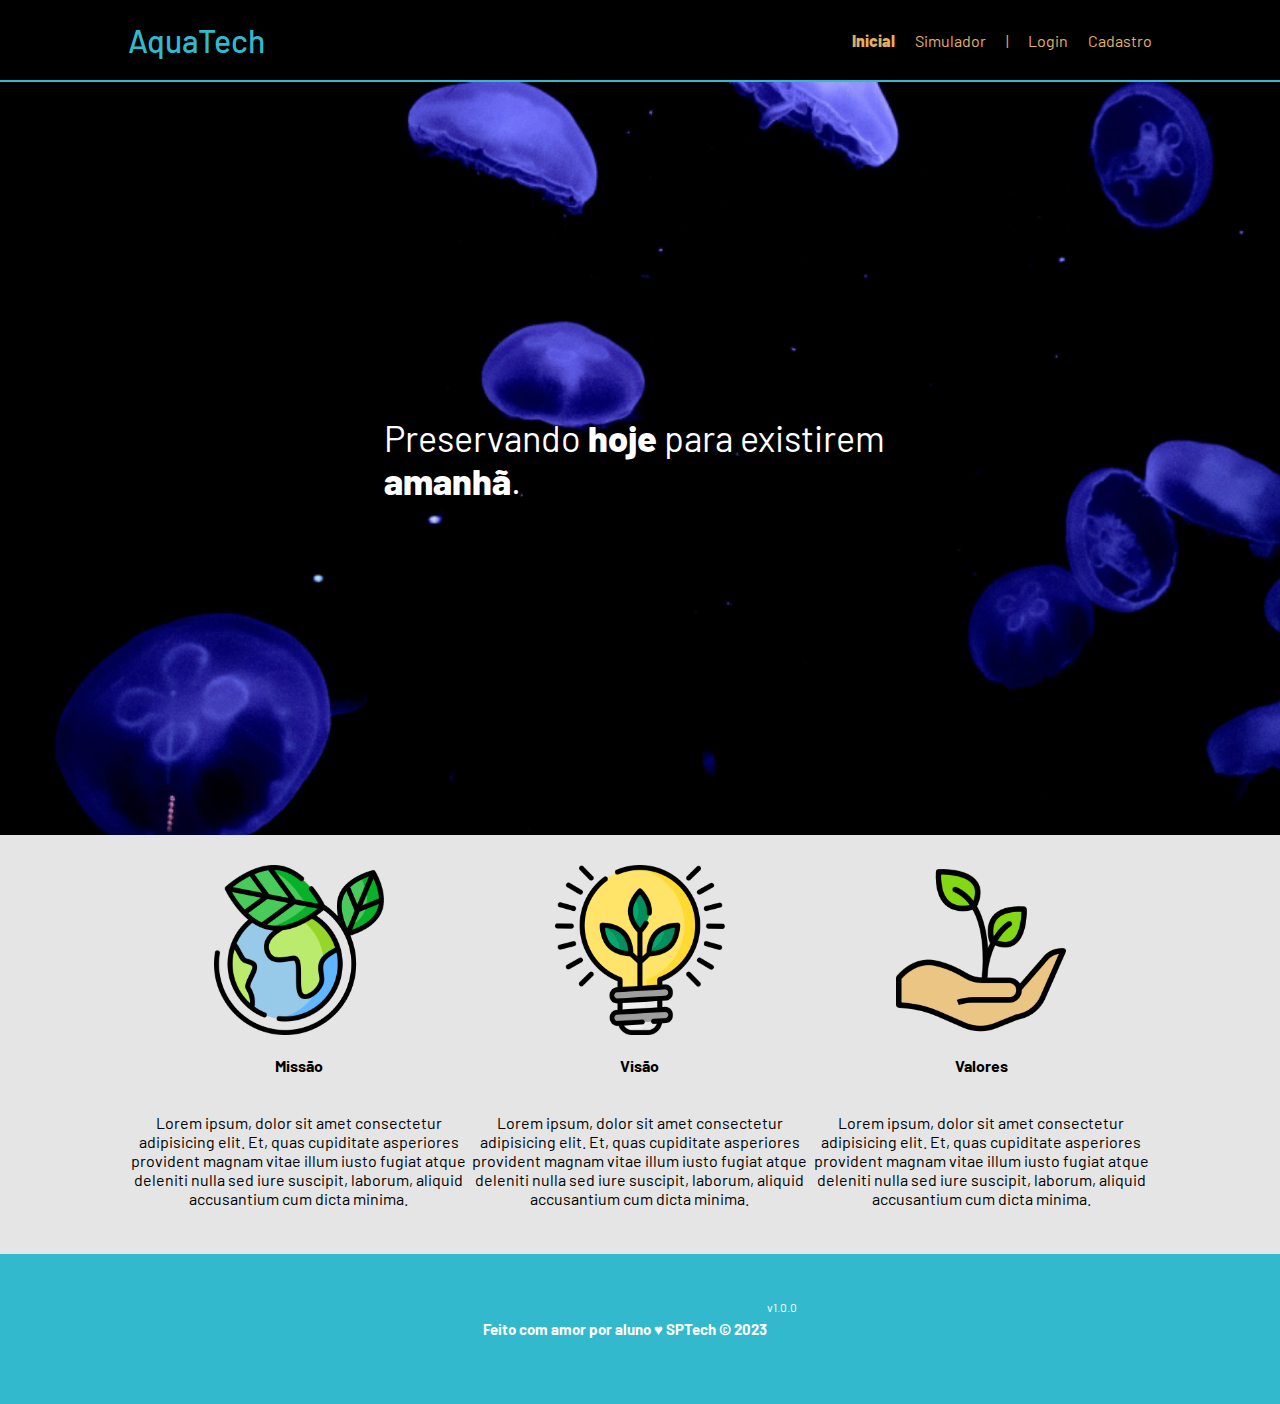
<file: public/index.html>
<!DOCTYPE html>
<html lang="en">

<head>
    <meta charset="UTF-8">
    <meta http-equiv="X-UA-Compatible" content="IE=edge">
    <meta name="viewport" content="width=device-width, initial-scale=1.0">

    <title>AquaTech | Página Inicial</title>

    <script src="./js/sessao.js"></script>

    <link rel="stylesheet" href="./css/estilo.css">
    <link rel="icon" href="./assets/icon/favicon2.ico">
    <link rel="preconnect" href="https://fonts.gstatic.com">
</head>

<body>
    <div class="header">
      <div class="container">
        <h1 class="titulo">AquaTech</h1>
        <ul class="navbar">
          <li class="agora">
            <a href="#">Inicial</a>
          </li>
          <li>
            <a href="simulador.html">Simulador</a>
          </li>
          <li>|</li>
          <li>
            <a href="login.html">Login</a>
          </li>
          <li>
            <a href="cadastro.html">Cadastro</a>
          </li>
        </ul>
      </div>
    </div>
  
    <div class="banner">
      <div class="container">
        <p>Preservando <span>hoje</span> para existirem <span>amanhã</span>.</p>
      </div>
    </div>
  
    <div class="social">
      <div class="container">
        <div class="boxes">
          <div class="box">
            <img src="assets/imgs/planet-earth_color.png">
            <h4>Missão</h4>
            <p>Lorem ipsum, dolor sit amet consectetur adipisicing elit. Et, quas cupiditate asperiores provident magnam
              vitae illum iusto fugiat atque deleniti nulla sed iure suscipit, laborum, aliquid accusantium cum dicta
              minima.</p>
          </div>
          <div class="box">
            <img src="assets/imgs/lightbulb_color.png">
            <h4>Visão</h4>
            <p>Lorem ipsum, dolor sit amet consectetur adipisicing elit. Et, quas cupiditate asperiores provident magnam
              vitae illum iusto fugiat atque deleniti nulla sed iure suscipit, laborum, aliquid accusantium cum dicta
              minima.</p>
          </div>
          <div class="box">
            <img src="assets/imgs/growth_color.png">
            <h4>Valores</h4>
            <p>Lorem ipsum, dolor sit amet consectetur adipisicing elit. Et, quas cupiditate asperiores provident magnam
              vitae illum iusto fugiat atque deleniti nulla sed iure suscipit, laborum, aliquid accusantium cum dicta
              minima.</p>
          </div>
        </div>
      </div>
    </div>
  
    <div class="footer">
      <div class="container">
        <h4>Feito com amor por aluno &hearts; SPTech &copy; 2023</h4>
        <span class="version">v1.0.0</span>
      </div>
    </div>
  </body>

</html>
</file>
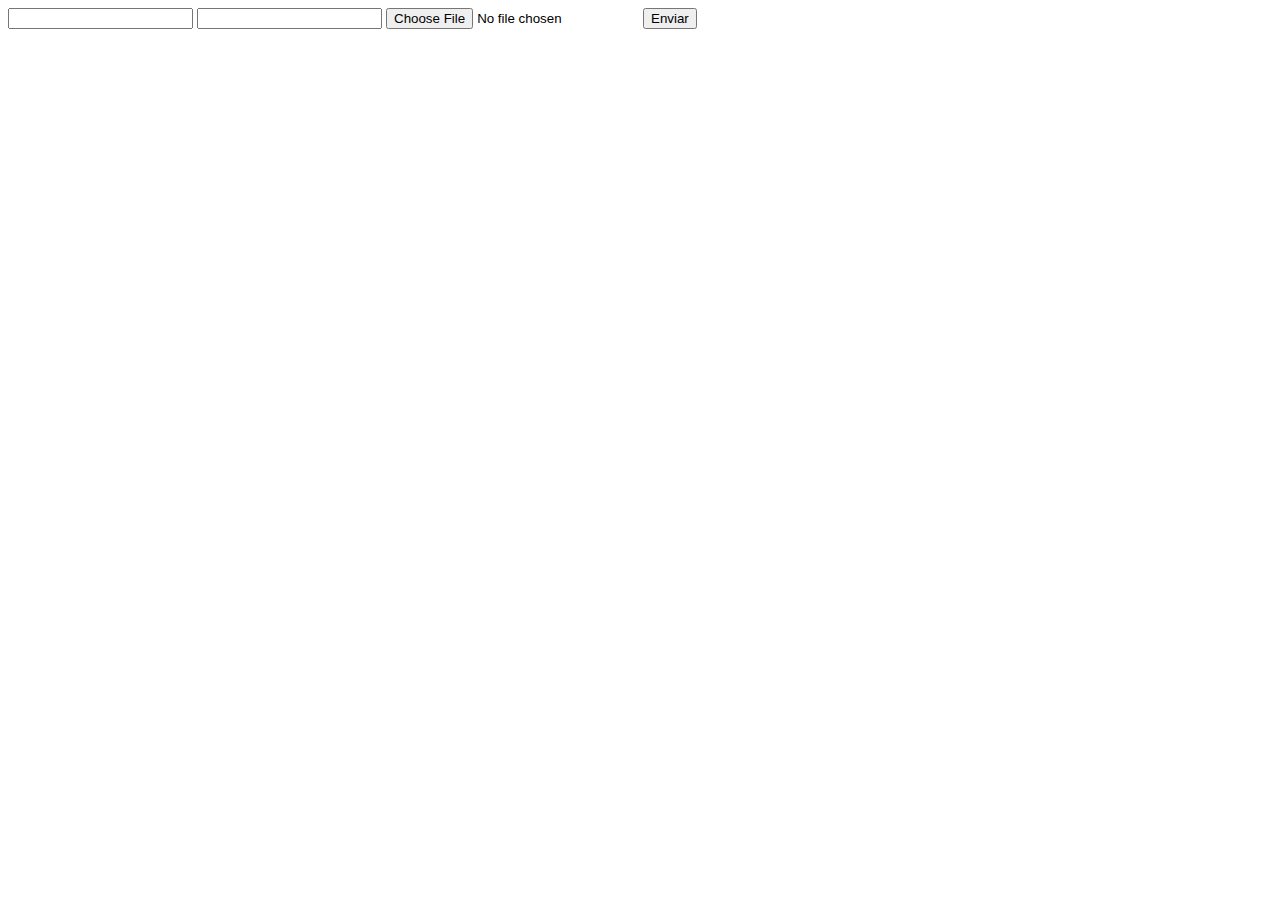
<file: DOCUMENTOS_DE_APOIO/exemplo_de_upload_de_arquivo/public/index.html>
<!DOCTYPE html>
<html lang="en">

<head>
  <meta charset="UTF-8">
  <meta http-equiv="X-UA-Compatible" content="IE=edge">
  <meta name="viewport" content="width=device-width, initial-scale=1.0">
  <title>Upload</title>
</head>

<body>

  <div>
    <input name="nome" id="nome" type="text" />
    <input name="email" id="email" type="url" />
    <input name="foto" id="foto" type="file" />
    <button onclick="enviar()">Enviar</button>
  </div>

  <div id="container"></div>
</body>

</html>

<script>
  function enviar() {
    const formData = new FormData();
    formData.append('foto', foto.files[0])
    formData.append('nome', nome.value)
    formData.append('email', email.value)

    fetch("/usuarios/cadastro", {
      method: "POST",
      body: formData
    })
      .then(res => {
        window.location = "./perfil.html"
      })
      .catch(err => {
        console.log(err);
      })
  }
</script>
</file>
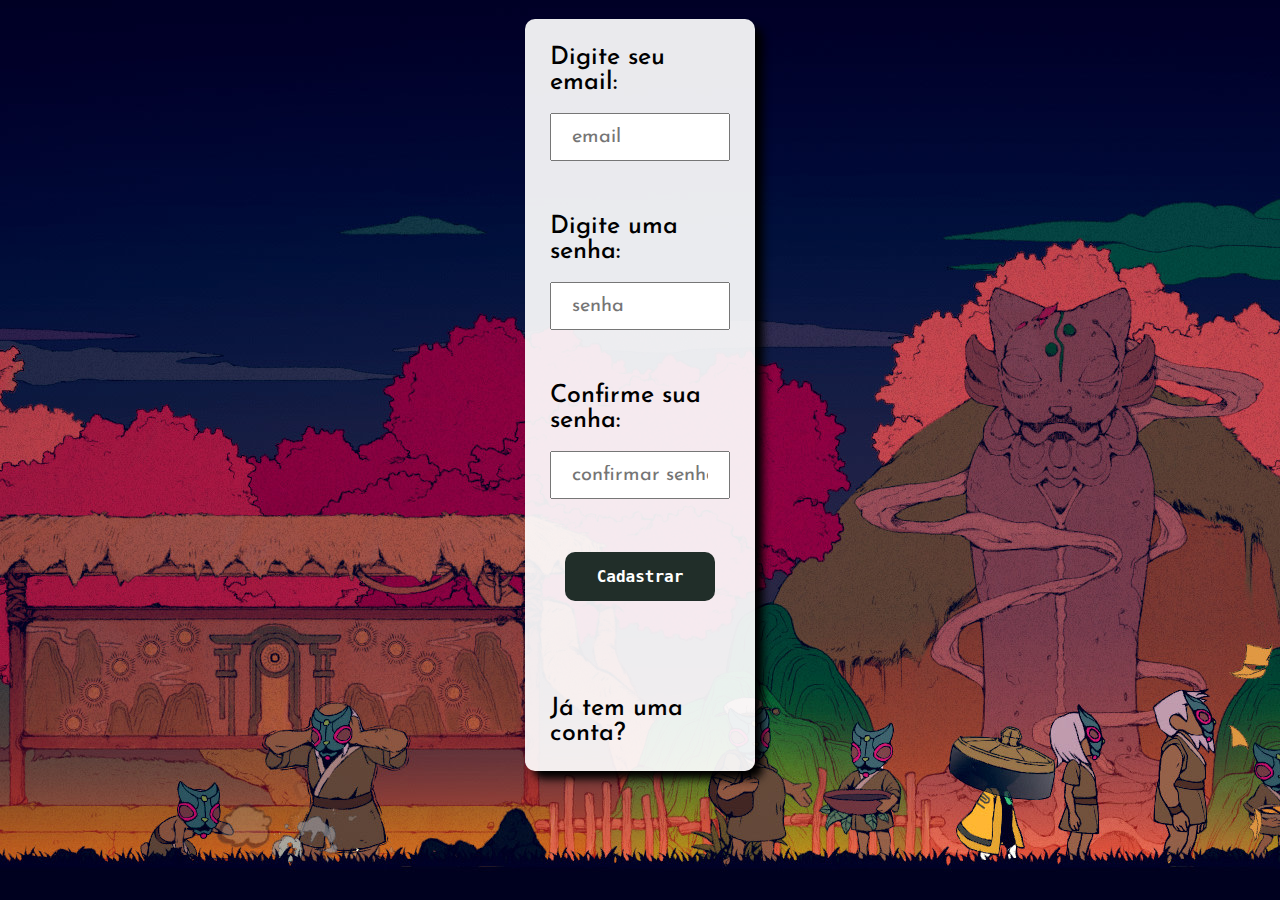
<file: public/cadastro.html>
<!DOCTYPE html>
<html lang="en">

<head>
    <meta charset="UTF-8">
    <meta name="viewport" content="width=device-width, initial-scale=1.0">
    <title>Cadastro</title>
    <link rel="icon" type="image/x-icon" href="../imagens/icone.ico">
    <link rel="stylesheet" href="styles.css">
    <link rel="preconnect" href="https://fonts.googleapis.com">
    <link rel="preconnect" href="https://fonts.gstatic.com" crossorigin>
    <link href="https://fonts.googleapis.com/css2?family=Josefin+Sans:ital,wght@0,100..700;1,100..700&display=swap"
        rel="stylesheet">
</head>

<body background="./imagens/1000005108.jpg">

    <div class="container">
        <div class="caixa">
            <label for="emailIpt">Digite seu email:</label>
            <input type="text" id="emailIpt" placeholder="email">
            <br>

            <label for="senhaIpt">Digite uma senha:</label>
            <input type="password" id="senhaIpt" placeholder="senha">
            <br>

            <label for="senhaIpt">Confirme sua senha:</label>
            <input type="password" id="senhaConfirmaIpt" placeholder="confirmar senha">
            <br>

            <button class="botao" onclick="cadastrar()">Cadastrar</button>
            <br>

            <p><a href="login.html">Já tem uma conta?</a></p>
        </div>
    </div>

</body>

<script>

    function cadastrar() {
        var usuario = emailIpt.value
        var senha = senhaIpt.value
        var senhaConfirma = senhaConfirmaIpt.value

        if (senha != senhaConfirma) {
            alert(`As senhas devem ser iguais!`);
        } else {
            while (true) {
            if (usuario.includes('@') && usuario.includes('.com')) {
                if (senha.length > 9) {
                    if (usuario != '' && usuario.length > 4) {
                        alert(`Cadastro concluido com sucesso, ${usuario}.`);
                        window.location = "./login.html";
                    } else {
                        alert(`O nome de usuário deve conter mais de 4 caracteres e não pode estar vazio.`);
                    }
                } else {
                    alert(`A senha precisa ter 10 ou mais caracteres.`);
                }
            }
            else {
                alert(`O usuario precisa conter @ e .com.`);
            }
            break;
        }
        }
        fetch("/usuarios/cadastrar", {
            method: "POST",
            headers: {
                "Content-Type": "application/json",
            },
            body: JSON.stringify({
                // crie um atributo que recebe o valor recuperado aqui
                // Agora vá para o arquivo routes/usuario.js
                emailServer: usuario,
                senhaServer: senha
            }),
        })
    }


</script>

</html>
</file>
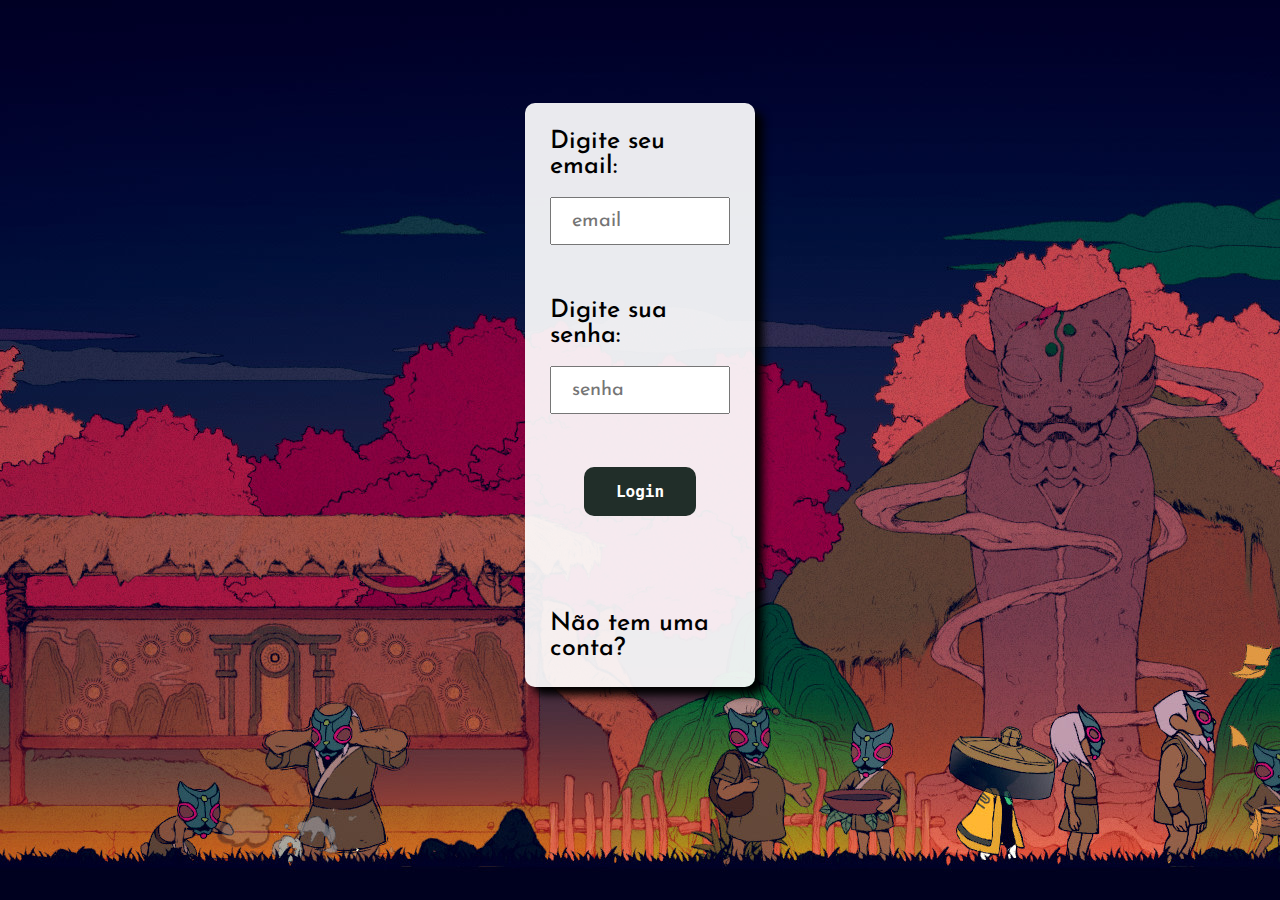
<file: public/login.html>
<!DOCTYPE html>
<html lang="en">
<head>
    <meta charset="UTF-8">
    <meta name="viewport" content="width=device-width, initial-scale=1.0">
    <title>Login</title>
    <link rel="icon" type="image/x-icon" href="../imagens/icone.ico">
    <link rel="stylesheet" href="styles.css">
    <link rel="preconnect" href="https://fonts.googleapis.com">
    <link rel="preconnect" href="https://fonts.gstatic.com" crossorigin>
    <link href="https://fonts.googleapis.com/css2?family=Josefin+Sans:ital,wght@0,100..700;1,100..700&display=swap"
        rel="stylesheet">
</head>
<body background="../imagens/1000005108.jpg">

    <div class="container">
        <div class="caixa">
            <label for="emailIpt">Digite seu email:</label>
            <input type="text" id="emailIpt" placeholder="email">
            <br>
        
            <label for="senhaIpt">Digite sua senha:</label>
            <input type="text" id="senhaIpt" placeholder="senha">
            <br>
        
            <button class="botao" onclick="login()">Login</button>
            <br>
        
            <p><a href="cadastro.html">Não tem uma conta?</a></p>
        </div>
    </div>

    
</body>

<script>

function entrar() {
        aguardar();

        var emailVar = emailIpt.value;
        var senhaVar = senhaIpt.value;

        if (emailVar == "" || senhaVar == "") {
            cardErro.style.display = "block"
            mensagem_erro.innerHTML = "(Mensagem de erro para todos os campos em branco)";
            finalizarAguardar();
            return false;
        }
        else {
            setInterval(sumirMensagem, 5000)
        }

        console.log("FORM LOGIN: ", emailVar);
        console.log("FORM SENHA: ", senhaVar);

        fetch("/usuarios/autenticar", {
            method: "POST",
            headers: {
                "Content-Type": "application/json"
            },
            body: JSON.stringify({
                emailServer: emailVar,
                senhaServer: senhaVar
            })
        }).then(function (resposta) {
            console.log("ESTOU NO THEN DO entrar()!")

            if (resposta.ok) {
                console.log(resposta);

                resposta.json().then(json => {
                    console.log(json);
                    console.log(JSON.stringify(json));
                    sessionStorage.EMAIL_USUARIO = json.email;
                    sessionStorage.NOME_USUARIO = json.nome;
                    sessionStorage.ID_USUARIO = json.id;

                    setTimeout(function () {
                        window.location = "./dashboard/cards.html";
                    }, 1000); // apenas para exibir o loading

                });

            } else {

                console.log("Houve um erro ao tentar realizar o login!");

                resposta.text().then(texto => {
                    console.error(texto);
                    finalizarAguardar(texto);
                });
            }

        }).catch(function (erro) {
            console.log(erro);
        })

        return false;
    }

    function sumirMensagem() {
        cardErro.style.display = "none"
    }

</script>

</html>
</file>
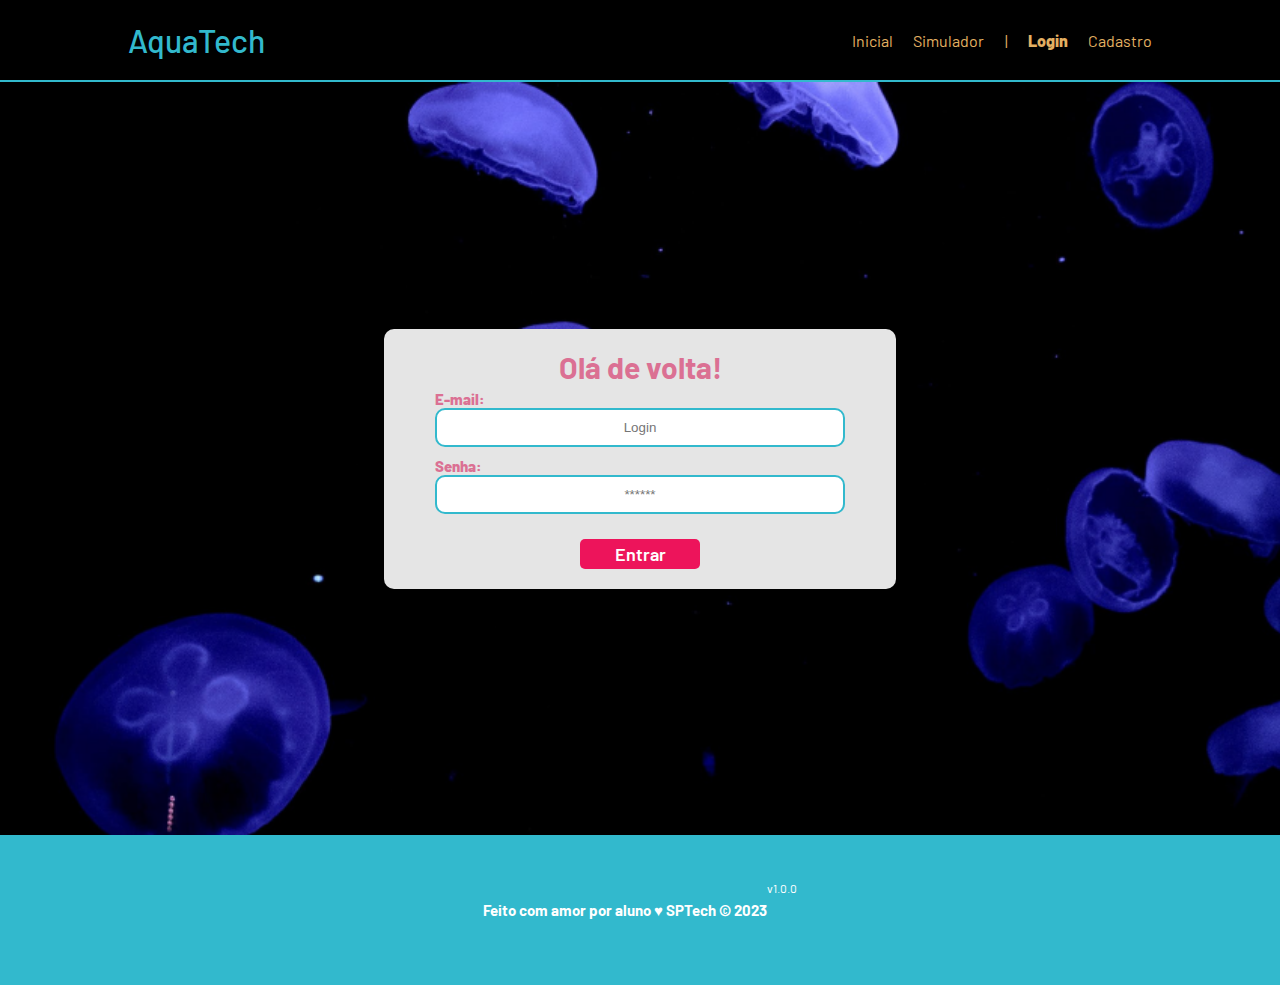
<file: public/loginAqua.html>
<!DOCTYPE html>
<html lang="pt-br">

<head>
    <meta charset="UTF-8">
    <meta http-equiv="X-UA-Compatible" content="IE=edge">
    <meta name="viewport" content="width=device-width, initial-scale=1.0">

    <title>AquaTech | Login</title>

    <script src="./js/sessao.js"></script>

    <link rel="stylesheet" href="./css/estilo.css">
    <link rel="icon" href="./assets/icon/favicon2.ico">
    <link rel="preconnect" href="https://fonts.gstatic.com">
</head>

<body>

    <!--Header-->

    <div class="header">
        <div class="container">
            <h1 class="titulo">AquaTech</h1>
            <ul class="navbar">
                <li>
                    <a href="index.html">Inicial</a>
                </li>
                <li>
                    <a href="simulador.html">Simulador</a>
                </li>
                <li>|</li>
                <li class="agora">
                    <a href="#">Login</a>
                </li>
                <li>
                    <a href="cadastro.html">Cadastro</a>
                </li>
            </ul>
        </div>
    </div>


    <div class="login">
        <div class="alerta_erro">
            <div class="card_erro" id="cardErro">
                <span id="mensagem_erro"></span>
            </div>
        </div>
        <div class="container">
            <div class="card card-login">
                <h2>Olá de volta!</h2>
                <div class="formulario">
                    <div class="campo">
                        <span>E-mail:</span>
                        <input id="email_input" type="text" placeholder="Login">
                    </div>
                    <div class="campo">
                        <span>Senha:</span>
                        <input id="senha_input" type="password" placeholder="******">
                    </div>
                    <button class="botao" onclick="entrar()">Entrar</button>
                </div>

                <div id="div_aguardar" class="loading-div">
                    <img src="./assets/circle-loading.gif" id="loading-gif">
                </div>

                <div id="div_erros_login"></div>
            </div>
        </div>
    </div>

    <!--footer inicio-->
    <div class="footer">
        <div class="container">
            <h4>Feito com amor por aluno &hearts; SPTech &copy; 2023</h4>
            <span class="version">v1.0.0</span>
        </div>
    </div>
    <!--footer fim-->

</body>

</html>

<script>


    function entrar() {
        aguardar();

        var emailVar = email_input.value;
        var senhaVar = senha_input.value;

        if (emailVar == "" || senhaVar == "") {
            cardErro.style.display = "block"
            mensagem_erro.innerHTML = "(Mensagem de erro para todos os campos em branco)";
            finalizarAguardar();
            return false;
        }
        else {
            setInterval(sumirMensagem, 5000)
        }

        console.log("FORM LOGIN: ", emailVar);
        console.log("FORM SENHA: ", senhaVar);

        fetch("/usuarios/autenticar", {
            method: "POST",
            headers: {
                "Content-Type": "application/json"
            },
            body: JSON.stringify({
                emailServer: emailVar,
                senhaServer: senhaVar
            })
        }).then(function (resposta) {
            console.log("ESTOU NO THEN DO entrar()!")

            if (resposta.ok) {
                console.log(resposta);

                resposta.json().then(json => {
                    console.log(json);
                    console.log(JSON.stringify(json));
                    sessionStorage.EMAIL_USUARIO = json.email;
                    sessionStorage.NOME_USUARIO = json.nome;
                    sessionStorage.ID_USUARIO = json.id;
                    sessionStorage.AQUARIOS = JSON.stringify(json.aquarios)

                    setTimeout(function () {
                        window.location = "./dashboard/cards.html";
                    }, 1000); // apenas para exibir o loading

                });

            } else {

                console.log("Houve um erro ao tentar realizar o login!");

                resposta.text().then(texto => {
                    console.error(texto);
                    finalizarAguardar(texto);
                });
            }

        }).catch(function (erro) {
            console.log(erro);
        })

        return false;
    }

    function sumirMensagem() {
        cardErro.style.display = "none"
    }

</script>
</file>
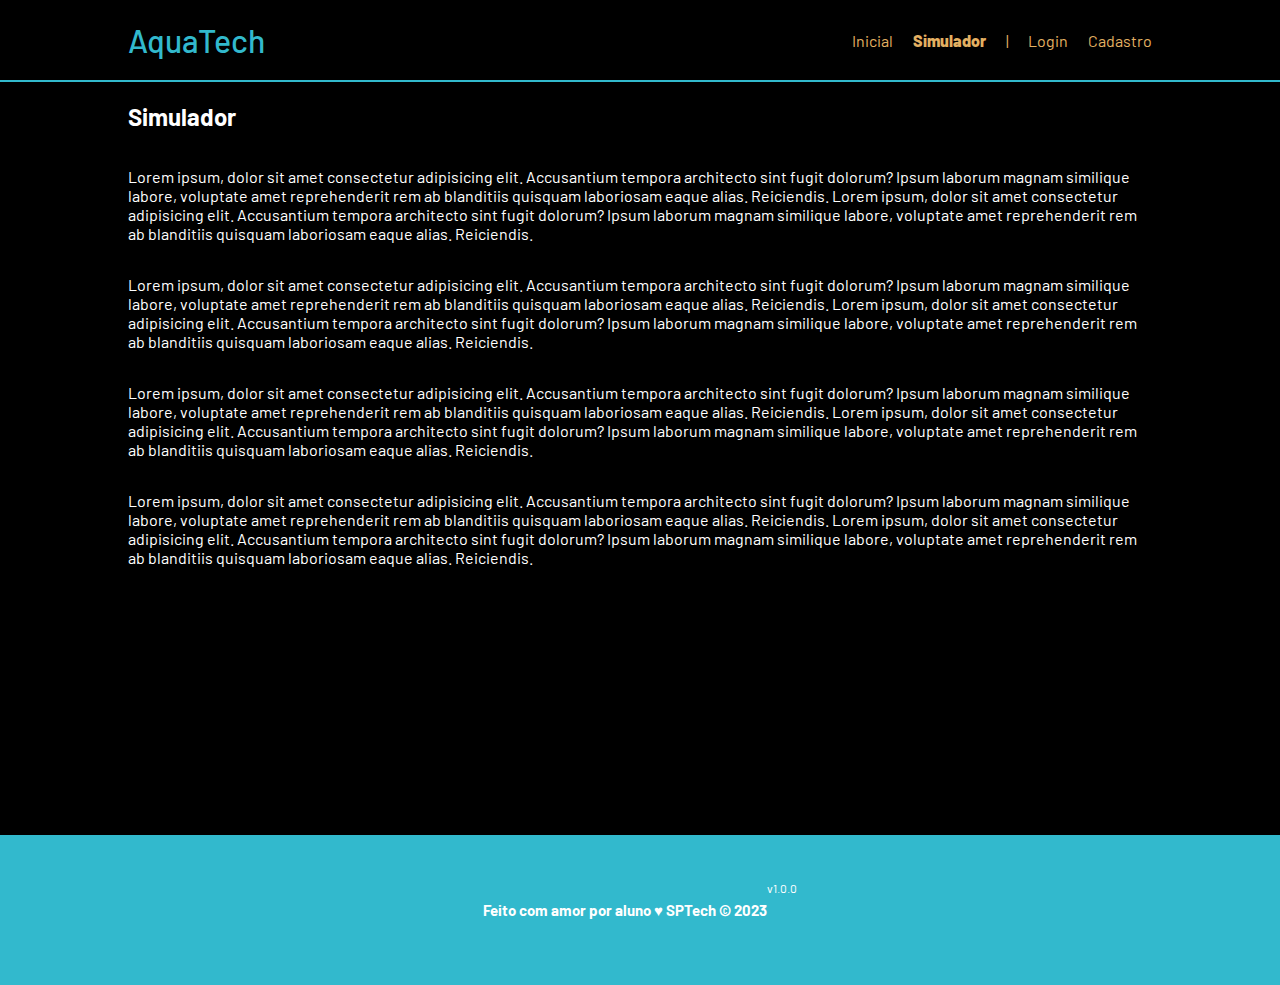
<file: public/simulador.html>
<!DOCTYPE html>
<html lang="pt-br">

<head>
    <meta charset="UTF-8">
    <meta http-equiv="X-UA-Compatible" content="IE=edge">
    <meta name="viewport" content="width=device-width, initial-scale=1.0">

    <title>AquaTech | Simulador</title>

    <script src="./js/sessao.js"></script>

    <link rel="stylesheet" href="./css/estilo.css">
    <link rel="icon" href="./assets/icon/favicon2.ico">
    <link rel="preconnect" href="https://fonts.gstatic.com">
</head>

<body>

    <!--header inicio-->
    <div class="header">
        <div class="container">
            <h1 class="titulo">AquaTech</h1>
            <ul class="navbar">
                <li>
                    <a href="./index.html">Inicial</a>
                </li>
                <li class="agora">Simulador</li>
                <li>|</li>
                <li>
                    <a href="./login.html">Login</a>
                </li>
                <li>
                    <a href="./login.html">Cadastro</a>
                </li>
            </ul>
        </div>
    </div>


    <!-- simulador inicio -->
    <div class="simulador">
        <div class="container">
            <h2>Simulador</h2>
            <p>Lorem ipsum, dolor sit amet consectetur adipisicing elit. Accusantium tempora architecto sint fugit
                dolorum? Ipsum laborum magnam similique labore, voluptate amet reprehenderit rem ab blanditiis quisquam
                laboriosam eaque alias. Reiciendis. Lorem ipsum, dolor sit amet consectetur adipisicing elit.
                Accusantium tempora architecto sint fugit dolorum? Ipsum laborum magnam similique labore, voluptate amet
                reprehenderit rem ab blanditiis quisquam laboriosam eaque alias. Reiciendis.</p>
            <p>Lorem ipsum, dolor sit amet consectetur adipisicing elit. Accusantium tempora architecto sint fugit
                dolorum? Ipsum laborum magnam similique labore, voluptate amet reprehenderit rem ab blanditiis quisquam
                laboriosam eaque alias. Reiciendis. Lorem ipsum, dolor sit amet consectetur adipisicing elit.
                Accusantium tempora architecto sint fugit dolorum? Ipsum laborum magnam similique labore, voluptate amet
                reprehenderit rem ab blanditiis quisquam laboriosam eaque alias. Reiciendis.</p>
            <p>Lorem ipsum, dolor sit amet consectetur adipisicing elit. Accusantium tempora architecto sint fugit
                dolorum? Ipsum laborum magnam similique labore, voluptate amet reprehenderit rem ab blanditiis quisquam
                laboriosam eaque alias. Reiciendis. Lorem ipsum, dolor sit amet consectetur adipisicing elit.
                Accusantium tempora architecto sint fugit dolorum? Ipsum laborum magnam similique labore, voluptate amet
                reprehenderit rem ab blanditiis quisquam laboriosam eaque alias. Reiciendis.</p>
            <p>Lorem ipsum, dolor sit amet consectetur adipisicing elit. Accusantium tempora architecto sint fugit
                dolorum? Ipsum laborum magnam similique labore, voluptate amet reprehenderit rem ab blanditiis quisquam
                laboriosam eaque alias. Reiciendis. Lorem ipsum, dolor sit amet consectetur adipisicing elit.
                Accusantium tempora architecto sint fugit dolorum? Ipsum laborum magnam similique labore, voluptate amet
                reprehenderit rem ab blanditiis quisquam laboriosam eaque alias. Reiciendis.</p>

        </div>
    </div>
    <!-- simulador fim -->

    <!--footer inicio-->
    <div class="footer">
        <div class="container">
            <h4>Feito com amor por aluno &hearts; SPTech &copy; 2023</h4>
            <span class="version">v1.0.0</span>
        </div>
    </div>
    <!--footer fim-->


</body>

</html>
</file>
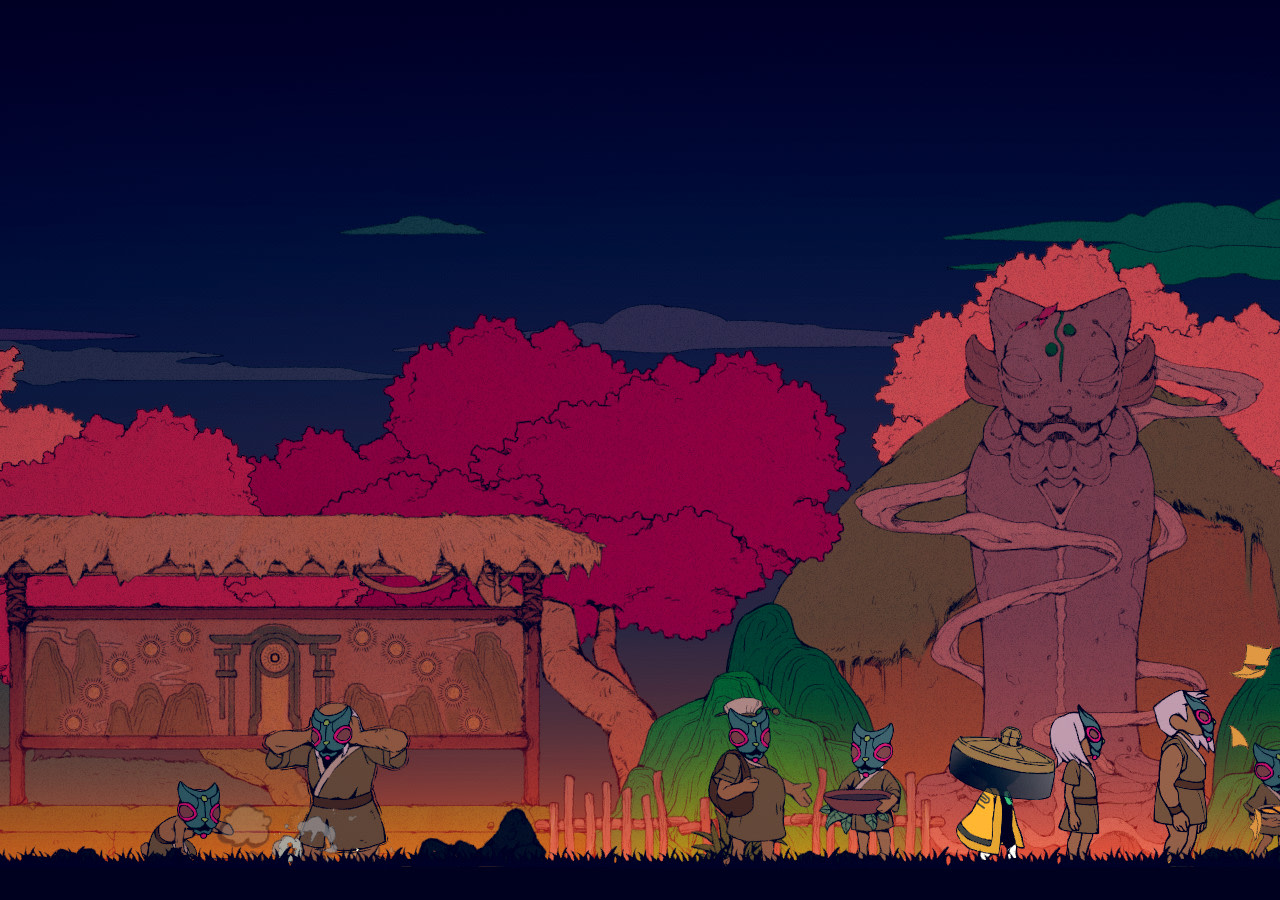
<file: site/cadastro.html>
<!DOCTYPE html>
<html lang="en">
<head>
    <meta charset="UTF-8">
    <meta name="viewport" content="width=device-width, initial-scale=1.0">
    <title>Cadastro</title>
    <link rel="icon" type="image/x-icon" href="../imagens/icone.ico">
    <link rel="stylesheet" href="styles.css">
</head>
<body background="../imagens/1000005108.jpg">
    
</body>
</html>
</file>
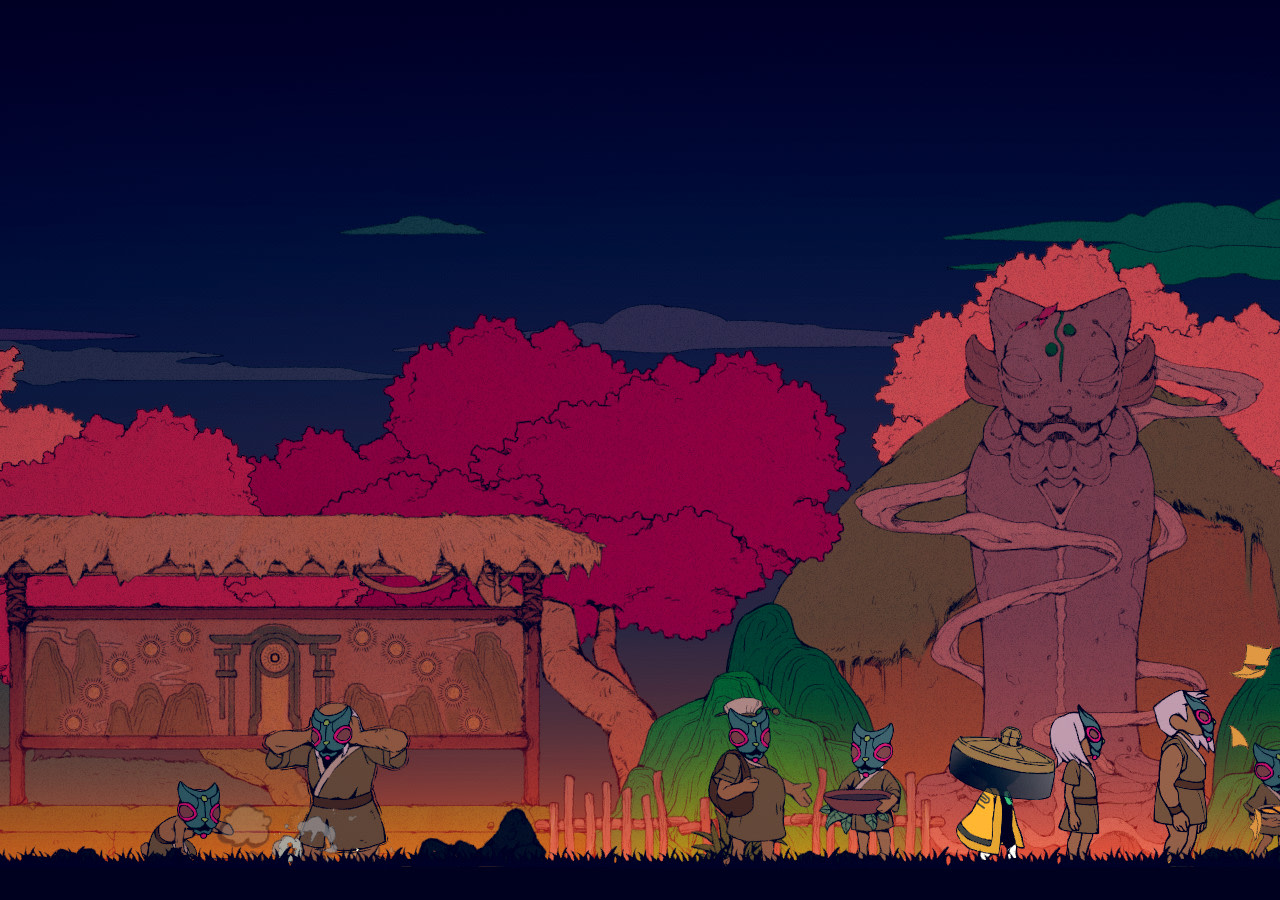
<file: site/login.html>
<!DOCTYPE html>
<html lang="en">
<head>
    <meta charset="UTF-8">
    <meta name="viewport" content="width=device-width, initial-scale=1.0">
    <title>Login</title>
    <link rel="icon" type="image/x-icon" href="../imagens/icone.ico">
    <link rel="stylesheet" href="styles.css">
</head>
<body background="../imagens/1000005108.jpg">


    
</body>
</html>
</file>
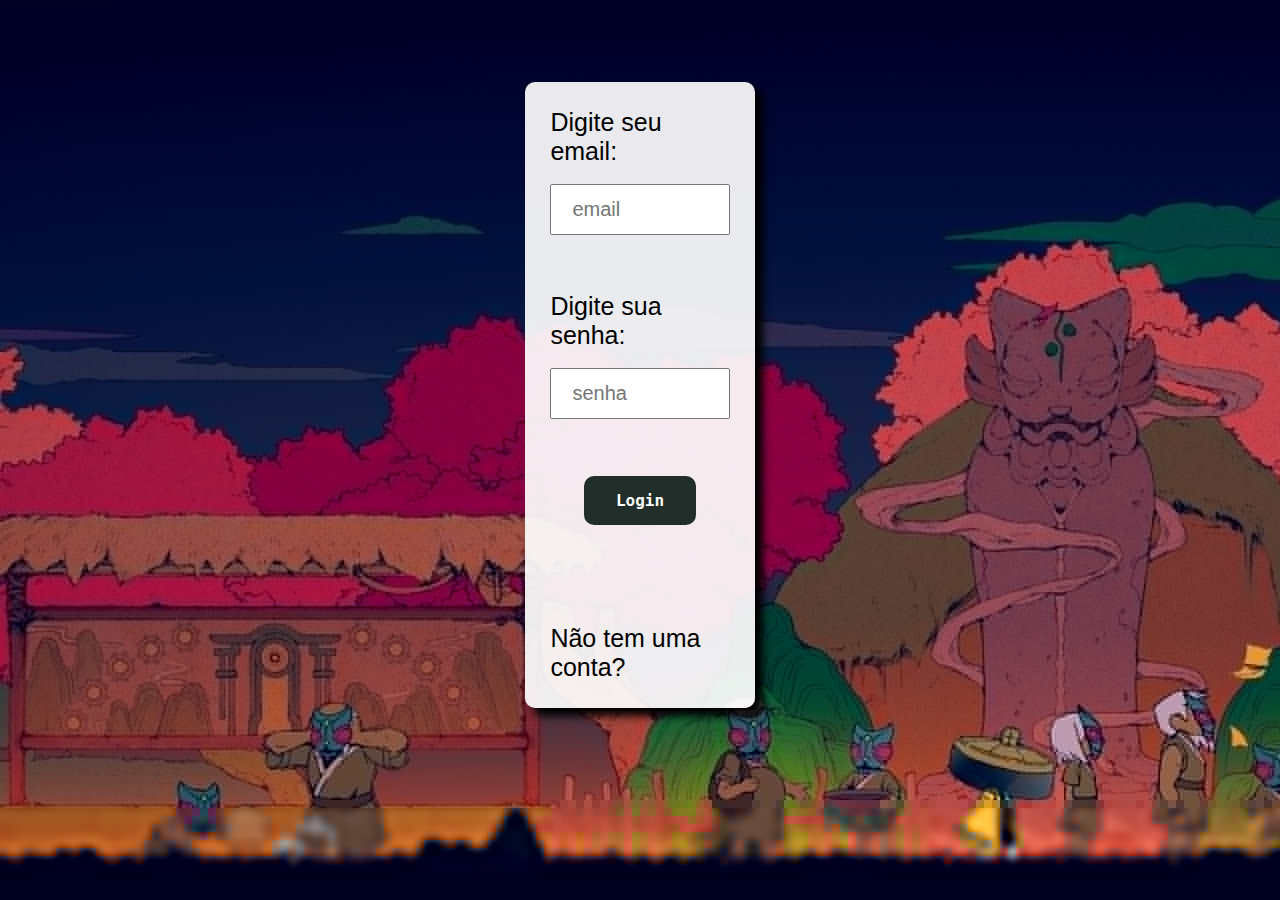
<file: public/dashboard/cards.html>
<!DOCTYPE html>
<html lang="pt-br">

<head>
    <link rel="shortcut icon" href="../assets/icon/favicon2.ico" type="image/x-icon">
    <meta charset="UTF-8">
    <meta http-equiv="X-UA-Compatible" content="IE=edge">
    <meta name="viewport" content="width=device-width, initial-scale=1.0">
    <title>AquaTech | Tempo Real</title>


    <link rel="stylesheet" href="./../css/dashboards.css">
    <link rel="stylesheet" href="./../css/estilo.css" />

    <script src="../js/sessao.js"></script>
    <script src="../js/alerta.js"></script>
    <link rel="preconnect" href="https://fonts.gstatic.com">
    <link
        href="https://fonts.googleapis.com/css2?family=Exo+2:ital,wght@0,100;0,200;0,300;0,400;0,500;0,600;0,700;0,800;0,900;1,100;1,200;1,300;1,400;1,500;1,600;1,700;1,800;1,900&display=swap"
        rel="stylesheet">
</head>

<body onload="validarSessao(), exibirAquarios(),  atualizacaoPeriodica()">

    <div class="janela">

        <div class="header-left dash-header">

            <h1>AquaTech</h1>

            <div class="hello">
                <h3>Olá, <span id="b_usuario">usuário</span>!</h3>
            </div>

            <div class="btn-nav">
                <h3>Aquários</h3>
            </div>

            <div class="btn-nav-white">
                <a href="./dashboard.html">
                    <h3>Gráficos</h3>
                </a>
            </div>

            <div class="btn-nav-white">
                <a href="./mural.html">
                    <h3>Mural de Avisos</h3>
                </a>
            </div>

            <div class="btn-logout" onclick="limparSessao()">
                <h3>Sair</h3>
            </div>

        </div>

        <div class="dash">
            <div id="alerta">
            </div>
            <div class="area-parametros-alerta">
                <p class="titulo-legenda">
                    Legenda - Parâmetros para Alertas
                </p>
                <div class="parametros-alerta">
                    <div class="item-regua perigo-frio">
                        <p>Perigo</p>
                        <p>&lt;=5°C</p>
                    </div>
                    <div class="item-regua alerta-frio">
                        <p>Alerta</p>
                        <p>&lt;=10°C</p>
                    </div>
                    <div class="item-regua ideal">
                        <p>Ideal</p>
                        <p>20°C</p>
                    </div>
                    <div class="item-regua alerta-quente">
                        <p>Alerta</p>
                        <p>&gt;=22°C</p>
                    </div>
                    <div class="item-regua perigo-quente">
                        <p>Perigo</p>
                        <p>&gt;=23°C</p>
                    </div>
                </div>
            </div>

            <div class="cards" id="cardAquarios">

            </div>

        </div>

    </div>

</body>

<script>

    function exibirAquarios() {
        JSON.parse(sessionStorage.AQUARIOS).forEach(item => {
            document.getElementById("cardAquarios").innerHTML += `
                    <div class="card-aquario">
                        <div class="title-aquario">
                            <h1>${item.descricao}</h1>
                        </div>
                        <div class="desc-aquario">
                        <div class="temperatura">
                            <p id="temp_aquario_${item.id}">-°C</p>
                        </div>
                        <div class="cor-alerta" id="card_${item.id}"></div>
                    </div>
                    </div>
                    `
        });
    }

</script>

</html>
</file>
<file: public/css/estilo.css>
@import url('https://fonts.googleapis.com/css2?family=Barlow:ital,wght@0,100;0,200;0,300;0,400;0,500;0,600;0,700;0,800;0,900;1,100;1,200;1,300;1,400;1,500;1,600;1,700;1,800;1,900&display=swap');

body {
  margin: 0;
  padding: 0;
  font-family: 'Barlow', 'Segoe UI', 'Segoe UI', Tahoma, Geneva, Verdana, sans-serif;
  background-color: black;
}

:root {
  --tamanho-header: 80px;
  --tamanho-banner: calc(100vh - var(--tamanho-header) - var(--tamanho-footer) - 2px);
  --tamanho-simulador: calc(100vh - var(--tamanho-header) - var(--tamanho-footer) - 2px);
  --tamanho-login: calc(100vh - var(--tamanho-header) - var(--tamanho-footer) - 2px);
  --tamanho-footer: 65px;
}

.container {
  display: flex;
  width: 80%;
  margin: auto;
}

.header {
  height: var(--tamanho-header);
  border-bottom: 2px solid #32b9cd;
}

.header .container {
  justify-content: space-between;
  align-items: center;
  height: 100%;
}

.header a {
  text-decoration: none;
  color: #e3b062;
}

.agora {
  font-weight: 800;
}

.navbar {
  width: 300px;
  display: flex;
  align-items: center;
  justify-content: space-between;
  list-style: none;
  color: #e3b062;
}

.titulo {
  color: #32b9cd;
  width: fit-content;
  font-weight: 500;
}

.header h1 {
  margin: 0;
}

/* BANNER */

.banner {
  height: var(--tamanho-banner);
  color: white;
  background-image: url('../assets/imgs/bg-jelly-fish-para-home.png');
  background-size: cover;
}

.banner .container {
  justify-content: center;
  align-items: center;
  height: 100%;
}

.banner .container p {
  width: 50%;
  margin: 0;
  padding: 0;
  font-size: 36px;
}

.banner .container span {
  font-weight: 800;
}

/* MISSÃO VISÃO VALORES */

.social {
  background-color: #e5e5e5;
  display: flex;
}

.social .container {
  justify-content: center;
}

.box img {
  width: 170px;
}

.social .container .boxes {
  display: flex;
  justify-content: space-between;
  width: 100%;
  padding: 30px 0;
}

.social p {
  text-align: center;
}

.box {
  display: flex;
  flex-direction: column;
  align-items: center;
}

/* FOOTER */

.footer {
  background-color: #32b9cd;
  height: 150px;
  color: #fff;
  display: flex;
  font-size: 15px;
}

.footer .container {
  justify-content: center;
  text-align: center;
}

.footer .container .version {
  font-size: 12px;
}

/* LOGIN */

.login {
  height: var(--tamanho-login);
  background-image: url('../assets/imgs/bg-jelly-fish-para-home.png');
  background-size: cover;
}

.login .container {
  justify-content: center;
  align-items: center;
  height: 100%;
}

.card {
  width: 50%;
  background-color: #e5e5e5;
  border-radius: 10px;
  display: flex;
  align-items: center;
  justify-content: space-evenly;
  color: palevioletred;
  flex-direction: column;
  height: fit-content;
  padding: 20px 0;
}

.card h2 {
  margin: 0;
  font-size: 30px;
}

.formulario {
  display: flex;
  height: 90%;
  width: 80%;
  justify-content: space-around;
  flex-direction: column;
}

.formulario span {
  font-size: 15px;
  font-weight: 800;
}

.formulario input {
  border: 2px solid #32b9cd;
  text-align: center;
  border-radius: 10px;
  margin: 0;
}

.formulario select {
  border: 2px solid #32b9cd;
  background-color: white;
  color: gray;
  height: 36px;
  text-align: center;
  border-radius: 10px;
  margin: 0;
}

.campo {
  display: flex;
  flex-direction: column;
  justify-content: start;
  padding: 5px 0;
}

.botao {
  cursor: pointer;
  font-family: "Barlow", sans-serif;
  border: 0;
  border-radius: 5px;
  font-weight: 600;
  font-size: 18px;
  color: #fff;
  background-color: #ED145B;
  width: 120px;
  height: 30px;
  align-self: center;
  margin-top: 20px;
}

.loading-div {
  width: 50px;
  display: none;
}

.loading-div img {
  height: 50px;
  width: 50px;
}

#div_erros_login {
  display: none
}

/* FORMULARIO */

.alerta_erro{
  display: flex;
  justify-content: flex-end;
}

.card_erro {
  display: none;
  background-color: #fff;
  color: black;
  width: 230px;
  position: fixed;
  border-radius: 4px;
  border: #ED145B 3px solid;
  padding: 10px;
  margin-right: 10%;
}

.card_erro #mensagem_erro{
  font-weight: 500;
  font-size: 20px;
}

.formulario .tipo_campo {
  font-size: 20px;
  font-weight: 600 !important;
}

.formulario {
  display: flex;
  flex-direction: column;
}

input {
  margin-bottom: 10px;
  border: 2px solid #32b9cd;
  padding: 10px;
  text-align: center;
  border-radius: 10px;
}

.btn {
  font-family: "Barlow", sans-serif;
  border: 0;
  border-radius: 5px;
  font-weight: 600;
  font-size: 18px;
  padding: 10px 15px;
  color: white;
  background-color: #ED145B;
  width: 120px;
  align-self: center;
  margin-top: 5px;
}

.loading-div {
  width: 50px;
  margin: auto;
  display: none;
}

.loading-div img {
  height: 50px;
  width: 50px;
}

/* SIMULADOR */

.simulador {
  color: white;
}

.simulador .container {
  flex-direction: column;
  overflow: scroll; 
  height: var(--tamanho-simulador);
}

/* ALERTA */

#alerta {
  position: absolute;
  right: 0;
  bottom: 0;
}

.mensagem-alarme {
  background-color: white;
  border-radius: 5px;
  width: 300px;
  height: 80px;
  margin: 10px;
  padding: 10px 0;
  display: flex;
  justify-content: space-evenly;
  align-items: center;
}

.mensagem-alarme h3 {
  font-size: 14px;
  margin: 0;
}

.mensagem-alarme .informacao {
  width: 66%;
}

.alarme-sino {
  width: 48px;
  height: 48px;
  animation-name: bell;
  animation-duration: 4s;
  background-image: url('https://cdn-icons-png.flaticon.com/512/1157/1157000.png');
  background-size: cover;
  animation-iteration-count: infinite;
}

@keyframes bell {
  0%   {transform: rotate(25deg)}
  25%  {transform: rotate(-25deg)}
  50%  {transform: rotate(25deg)}
  75%  {transform: rotate(-25deg)}
  100% {transform: rotate(25deg)}
}
</file>
<file: public/styles.css>
* {
    padding: 0;
    margin: 0;
    box-sizing: border-box;
    font-family: "Josefin Sans", sans-serif;
}

:root {
    --header: 110px
}

body {
    font-family: "Josefin Sans", sans-serif;
    font-optical-sizing: auto;
    font-weight: 500;
    font-style: normal;
}

.header {
    background-color: rgb(152, 73, 30);
    height: var(--header);
}

.navbar {
    width: 95%;
    display: flex;
    align-items: center;
    justify-content: space-between;
    list-style: none;
    color: white;
}

.navbar .d_esquerda {
    display: flex;
    justify-content: flex-start;
}

.navbar .d_direita {
    padding-top: 15px;
    font-size: 60px;
    padding-right: 10px;
}

.login {
    padding: 4px;
    margin-right: 15px;
}

.login:hover {
    background-color: rgb(186, 97, 49);
}

.cadastro {
    padding: 4px;
}

.cadastro:hover {
    background-color: rgb(186, 97, 49);
}

.titulo {
    padding-top: 30px;
    padding-left: 15px;
    font-size: 60px;
}

#iconNav {
    padding-left: 30px;
    padding-bottom: 7px;
    padding-top: 5px;
    width: 24%;
}

li {
    display: inline;
}

a {
    color: white;
    text-decoration: none;
}

.container a {
    color: black;
    text-decoration: none;
}

#separar {
    padding-right: 5px;
}

.informacoes {
    display: flex;
    align-items: center;
    justify-content: center;
    text-align: left;
    flex-direction: column;
    height: 80vh;
    width: 80%;
    margin: 0 auto;
}


.historia {
    align-self: center;
    color: white;
    font-size: 26px;
}

.habilidades {
    padding-top: 50px;
    align-self: center;
    color: white;
    font-size: 26px;
}

h2 {
    padding-bottom: 10px;
}

.texto-imagem {
    display: flex;
    align-items: flex-start;
    gap: 20px;
}

.texto-imagem img {
    max-width: 500px;
    height: auto;
    border-radius: 8px;
}

p {
    padding-top: 50px;
}

.container {
    height: 90vh;
    align-items: center;
    display: flex;
    justify-content: center;
    color: black;
    font-size: 25px;
}

.caixa {
    display: flex;
    justify-content: center;
    align-items: center;
    flex-direction: column;
    background-color: #ffffffea;
    box-shadow: black 8px 8px 8px 0px;
    gap: 10px;
    width: 18%;
    border-radius: 10px;
    padding: 2%;
    margin-bottom: 20px;
}

.botao {
    background-color: #212e29;
    border: none;
    color: white;
    padding: 15px 32px;
    text-align: center;
    text-decoration: none;
    display: inline-block;
    font-size: 16px;
    border-radius: 10px;
    pointer-events: auto;
    cursor: pointer;
}

input {
    width: 100%;
    padding: 12px 20px;
    margin: 8px 0;
    box-sizing: border-box;
    font-size: 80%;
}

#chart-container {
    width: 500px;
    height: 500px;
}

#barra {
    width: 600px;
    height: 400px;
}

:root {
    --primary-brand-color: #ED145B;
    --secondary-brand-color: #0762C8;
    --success: #198754;
    --success-dark: #095c36;
    --success-light: #9dd3ba;
    --warning: #ffc107;
    --warning-dark: #705400;
    --warning-light: #fdebb3;
    --danger: #dc3545;
    --danger-dark: #990c19;
    --danger-light: #f0c1c6;
    --new-gray: #CCCCCC;
    --new-black: #212427;
    --new-white: #E8E8E8;
}

body {
    color: var(--new-black);
    background-color: var(--new-white);
    font-family: Verdana, Geneva, Tahoma, sans-serif;
}

button {
    font-family: monospace;
    font-weight: bold;
}

.flex-colunar {
    display: flex;
    flex-direction: column;
}

.width-fit-content {
    width: fit-content;
}

.border-primary {
    border: 3px solid var(--primary-brand-color);
}

.border-secondary {
    border: 3px solid var(--secondary-brand-color);
}

.padding-8 {
    padding: 8px;
}

.text-bold {
    font-weight: bold;
}

.text-success-with-bg {
    color: var(--success-dark);
    background-color: var(--success-light);
}

.text-warning-with-bg {
    color: var(--warning-dark);
    background-color: var(--warning-light);
}

.text-danger-with-bg {
    color: var(--danger-dark);
    background-color: var(--danger-light);
}

.text-new-gray {
    color: var(--new-gray);
}

#pontuacaoEJogo {
    display: flex;
    flex-direction: column;
    align-items: center;
    justify-content: center;
    gap: 20px;
    width: 100%;
    margin-top: 20px;
}

#jogo {
    width: 80%;
    max-width: 800px;
}

#pontuacao {
    width: 80%;
    max-width: 800px;
}
</file>
<file: site/styles.css>
* {
    padding: 0;
    margin: 0;
    box-sizing: border-box;
}

:root {
    --header: 110px
}

body {
    font-family: "Josefin Sans", sans-serif;
    font-optical-sizing: auto;
    font-weight: 500;
    font-style: normal;
}

.header {
    background-color: rgb(152, 73, 30);
    height: var(--header);
}

.navbar {
    width: 95%;
    display: flex;
    align-items: center;
    justify-content: space-between;
    list-style: none;
    color: white;
}

.navbar .d_esquerda {
    display: flex;
    justify-content: flex-start;
}

.navbar .d_direita {
    padding-top: 30px;
    font-size: 60px;
    padding-right: 10px;
}

.login {
    padding-right: 15px;
}

.titulo {
    padding-top: 30px;
    padding-left: 15px;
    font-size: 60px;
}

#iconNav {
    padding-top: 4px;
    padding-left: 30px;
    width: 100px;   
}

li {
    display: inline;
}

a {
    color: white;
    text-decoration: none;
}

#separar {
    padding-right: 5px;
}
</file>
<file: public/css/dashboards.css>
/* pagina mural */

@import url('https://fonts.googleapis.com/css2?family=Barlow:ital,wght@0,100;0,200;0,300;0,400;0,500;0,600;0,700;0,800;0,900;1,100;1,200;1,300;1,400;1,500;1,600;1,700;1,800;1,900&display=swap');

body {
  margin: 0;
  padding: 0;
  font-family: 'Barlow', 'Segoe UI', 'Segoe UI', Tahoma, Geneva, Verdana, sans-serif;
}

.label-captura {
  display: flex;
  justify-content: center;
}

.dash-right .avisos {
  width: 100%;
  color: rgb(216, 216, 216);
  font-family: 'Barlow', 'Segoe UI', 'Segoe UI', Tahoma, Geneva, Verdana, sans-serif;
}

.dash-right .avisos .container {
  display: flex;
  flex-direction: column;
  align-items: center;
}

.dash-right .avisos .container .div-form {
  width: 95%;
}

.dash-right .avisos .container .div-form #form_postagem {
  width: 95%;
}

.dash-right .avisos .div-form label {
  width: 95%;
}

.dash-right .avisos .div-form input {
  width: 95%;
  border-radius: 5px;
}

.dash-right .avisos .div-form textarea {
  width: 95%;
  border: 3px solid #e6005a;
  background-color: white;
  border-radius: 5px;
}

.dash-right .avisos .div-form button {
  cursor: pointer;
  font-family: 'Barlow', 'Segoe UI', 'Segoe UI', Tahoma, Geneva, Verdana, sans-serif;
  border: 0;
  border-radius: 5px;
  font-weight: 600;
  font-size: 18px;
  padding: 10px 15px;
  color: white;
  background-color: #e6005a;
  width: 120px;
}

.publicacao-btn-editar {
  cursor: pointer;
  font-family: 'Barlow', 'Segoe UI', 'Segoe UI', Tahoma, Geneva, Verdana, sans-serif;
  border: 0;
  border-radius: 5px;
  font-weight: 600;
  font-size: 14px;
  padding: 5px 8px;
  color: white;
  background-color: #e6005a;
  width: 80px;
}

.publicacao {
  display: flex;
  flex-wrap: wrap;
  align-content: stretch;
  flex-direction: column;
  justify-content: center;
  align-items: stretch;
  border-bottom: 3px solid #e6005a;
  padding: 20px;
}

.publicacao>*:not(:last-child) {
  padding: 0 0 10px 0;
}

.div-results {
  width: 100%;
}

.div-results .feed-container {
  background-color: #212124;
  border-radius: 5px;
  margin-bottom: 80px;
}

.div-buttons {
  display: flex;
  justify-content: flex-end;
}

.div-buttons>* {
  margin-left: 30px;
}

/* pagina graficos */

.dash-header {
  background-color: #212124;
}

.dash {
  width: 80%;
  position: relative;
  top: 0;
  left: 20%;
  background-color: #161618;
  height: 100vh;
  overflow: auto;
}

.area-parametros-alerta {
  /* border: 2px solid pink; */
  display: flex;
  flex-direction: column;
  width: 70%;
  margin: auto;
  margin-top: 10px;
  background-color: #212124;
}

.area-parametros-alerta .titulo-legenda {
  color: white;
  font-weight: 600;
  width: fit-content;
  margin: 10px 20px;
}

.parametros-alerta {
  display: flex;
  width: 100%;
}

.item-regua {
  width: 20%;
  text-align: center;
  height: 80px;
  display: flex;
  flex-direction: column;
  justify-content: center;
  align-self: center;
}

.item-regua p {
  margin: 0;
  font-weight: 500;
}

.item-regua p:nth-child(2) {
  font-weight: 800;
}

.perigo-frio {
  background-color: #5c6bc0;
}

.perigo-quente {
  background-color: #ff7043;
}

.alerta-frio {
  background-color: #42a5f5;
}

.alerta-quente {
  background-color: #ffee58;
}

.ideal {
  background-color: #9ccc65;
}

.cards {
  display: flex;
  flex-wrap: wrap;
  justify-content: center;
  height: 450px;
  width: 100%;
  align-items: center;
  color: white;
}

.card-aquario {
  margin: 2%;
  min-width: 40%;
  max-width: 50%;
  width: fit-content;
  flex-wrap: wrap;
  display: flex;
  /* text-align: center; */
  height: 180px;
  /* justify-content: right; */
  background-color: #212124;
  font-size: 20px;
}

.card-aquario h1 {
  width: fit-content;
}

.card-aquario p {
  margin: 0;
  font-size: 50px;
  font-weight: lighter;
  text-align: left;
}

.desc-aquario {
  display: flex;
  flex-direction: row;
  align-items: center;
  width: 100%;
}

.desc-aquario .cor-alerta {
  width: 30px;
}

.title-aquario {
  width: 100%;
}


.cards h1 {
  font-size: 22px;
  border-bottom: solid white 1px;
  text-align: left;
  font-weight: lighter;
  margin: 20px;
}

.temperatura,
.umidade {
  margin: 5px;
  margin-left: 20px;
  width: 75%;
}

.cor-alerta {
  width: 13%;
  height: 30%;
  border-radius: 50%;
  display: inline-block;
}

.btns-dash {
  display: flex;
  align-items: center;
  justify-content: center;
  margin-top: 30px;
  flex-wrap: wrap;
  padding: 0 30% 0 30%;
}

.graph {
  width: 70%;
  margin: auto;
  padding-top: 10px;
}

.tituloGraficos {
  color: rgb(216, 216, 216);
  display: flex;
  justify-content: center;
}

.btn-chart {
  font-family: 'Barlow', 'Segoe UI', 'Segoe UI', Tahoma, Geneva, Verdana, sans-serif;
  border: 0;
  font-weight: 600;
  font-size: 18px;
  padding: 10px 15px;
  color: #e6005a;
  background-color: white;
  margin: 5px;
  border-radius: 3px;
  cursor: pointer
}

.btn-pink {
  color: white;
  background-color: #e6005a;
}

.btn-white {
  color: #e6005a;
  background-color: white;

}

.label-captura {
  height: 80px;
}

.display-none {
  display: none;
}

.display-flex {
  display: flex;
}

.display-block {
  display: block;
}

canvas {
  width: 100% !important;
  height: 100% !important;
}

/* PAGINA DOS GRÁFICOS 2023 */

.janela {
  display: flex;
  /* width: 100vw; */
}

.header-left a {
  text-decoration: none;
  color: white;
}

.header-left {
  position: fixed;
  top: 0;
  left: 0;
  z-index: 999;
  height: 100vh;
  width: 20%;
  display: flex;
  flex-direction: column;
  justify-content: space-evenly;
  align-items: center;
  border-right: 3px solid #32b9cd;
  background-color: #212124;
}

.dash-right {
  display: flex;
  width: 70%;
  height: fit-content;
  background-color: #161618;
  position: relative;
  top: 0;
  left: 25%;
  height: 100vh;
  overflow: auto;
}

.header-left h1 {
  color: #32b9cd;
}

.hello {
  width: 100%;
  display: flex;
  justify-content: center;
}

.hello h3 {
  color: #e3b062;
  font-weight: 300;
  font-size: 1.2rem;
}

.hello h3 span {
  font-weight: 800;
}

.btn-nav {
  width: 40%;
  color: white;
  background-color: #e6005a;
  border-radius: 5px;
  text-align: center;
  padding: 2% 5%;
}

.btn-nav-white {
  width: 40%;
  background-color: white;
  border: 3px solid #e6005a;
  border-radius: 5px;
  text-align: center;
  padding: 2% 5%;
}

.btn-nav-white h3 {
  color: #e6005a;
  padding: 0;
  margin: 0;
}

.btn-nav h3,
.btn-logout h3 {
  margin: 0;
  padding: 0;
}

.btn-logout {
  margin: 0;
  padding: 0;
  width: 20%;
  background-color: #32b9cd;
  color: white;
  border-radius: 10px;
  text-align: center;
  padding: 10px 15px;
  margin-bottom: 100px;
  cursor: pointer;
}
</file>
